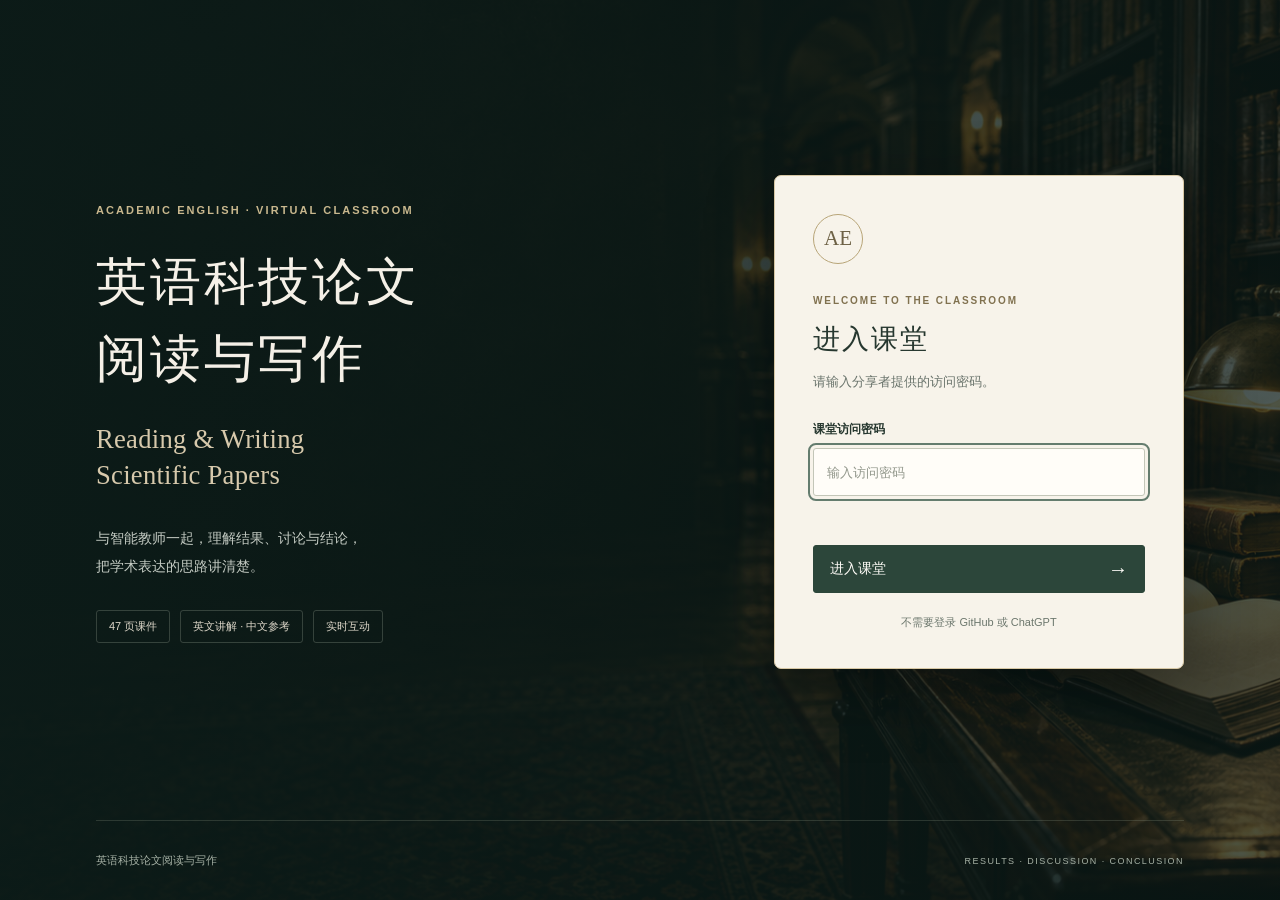
<file: index.html>
<!doctype html>
<html lang="zh-CN">
<head>
  <meta charset="utf-8">
  <meta name="viewport" content="width=device-width, initial-scale=1">
  <meta name="description" content="英语科技论文阅读与写作：输入课堂访问密码，进入智能教师课堂。无需登录 GitHub 或 ChatGPT。">
  <title>英语科技论文阅读与写作</title>
  <link rel="stylesheet" href="access.css">
  <script src="access.js" defer></script>
</head>
<body>
  <main class="entry">
    <section class="invitation" aria-label="课程介绍">
      <p class="eyebrow">ACADEMIC ENGLISH · VIRTUAL CLASSROOM</p>
      <h1>英语科技论文<br>阅读与写作<span>Reading &amp; Writing<br>Scientific Papers</span></h1>
      <p class="intro">与智能教师一起，理解结果、讨论与结论，<br>把学术表达的思路讲清楚。</p>
      <div class="course-tags"><span>47 页课件</span><span>英文讲解 · 中文参考</span><span>实时互动</span></div>
    </section>
    <section class="access-card" aria-labelledby="access-title">
      <div class="monogram" aria-hidden="true">AE</div>
      <p class="eyebrow">WELCOME TO THE CLASSROOM</p>
      <h2 id="access-title">进入课堂</h2>
      <p class="card-description">请输入分享者提供的访问密码。</p>
      <form id="accessForm">
        <label for="accessPassword">课堂访问密码</label>
        <input id="accessPassword" name="password" type="password" required maxlength="128" autocomplete="current-password" aria-describedby="accessMessage" placeholder="输入访问密码" autofocus>
        <p id="accessMessage" class="message" role="status" aria-live="polite"></p>
        <button id="accessSubmit" type="submit">进入课堂 <span aria-hidden="true">→</span></button>
      </form>
      <p class="account-note">不需要登录 GitHub 或 ChatGPT</p>
      <noscript><p class="message">请启用 JavaScript 后输入课堂密码。</p></noscript>
    </section>
  </main>
  <footer>英语科技论文阅读与写作 <span>RESULTS · DISCUSSION · CONCLUSION</span></footer>
</body>
</html>
</file>
<file: access.css>
:root { color-scheme: dark; font-family: "Segoe UI", "Microsoft YaHei", sans-serif; color: #f5f0e7; background: #172522; }
* { box-sizing: border-box; }
body { margin: 0; min-height: 100svh; background: linear-gradient(90deg, rgba(12, 28, 25, .94), rgba(12, 28, 25, .73)), url("assets/library.png") center / cover fixed; }
.entry { width: min(1160px, 100%); min-height: calc(100svh - 80px); margin: auto; padding: 72px 36px 48px; display: grid; grid-template-columns: 1.25fr 1fr; gap: 80px; align-items: center; }
.eyebrow { margin: 0 0 24px; color: #c9b88e; font-size: 11px; font-weight: 600; letter-spacing: .19em; line-height: 1.7; }
h1 { margin: 0; font-family: "Noto Serif CJK SC", "Songti SC", "SimSun", serif; font-weight: 500; font-size: clamp(36px, 4vw, 54px); line-height: 1.5; letter-spacing: .06em; }
h1 span { display: block; margin-top: 24px; font-family: Georgia, serif; font-size: .52em; line-height: 1.35; letter-spacing: .01em; color: #d7c9ac; }
.intro { margin: 30px 0; color: #c4cbc3; font-size: 14px; line-height: 2; }
.course-tags { display: flex; flex-wrap: wrap; gap: 10px; }
.course-tags span { padding: 8px 12px; border: 1px solid #73807466; border-radius: 3px; font-size: 11px; color: #ddd7c9; }
.access-card { width: 100%; max-width: 410px; margin-left: auto; padding: 38px; background: #f7f3ea; color: #26372f; border: 1px solid #d7c7a4; border-radius: 7px; box-shadow: 0 20px 70px #0005; }
.monogram { display: grid; place-items: center; width: 50px; height: 50px; margin-bottom: 28px; border: 1px solid #b8a578; border-radius: 50%; color: #6d6145; font: 21px Georgia, serif; }
.access-card .eyebrow { color: #80714f; font-size: 10px; margin-bottom: 12px; }
h2 { margin: 0; font-size: 27px; font-weight: 500; letter-spacing: .08em; }
.card-description { margin: 14px 0 28px; color: #69736b; font-size: 13px; line-height: 1.7; }
label { display: block; font-size: 12px; font-weight: 600; margin-bottom: 10px; }
input { width: 100%; min-height: 48px; padding: 11px 13px; color: #26372f; background: #fffdf8; border: 1px solid #c3c6b8; border-radius: 3px; font: 16px "Segoe UI", sans-serif; }
input::placeholder { color: #92978b; font-size: 13px; }
input:focus-visible { outline: 2px solid #647c6e; outline-offset: 3px; }
input[aria-invalid="true"] { border-color: #a03e31; }
.message { min-height: 33px; margin: 8px 0; color: #a03e31; font-size: 12px; line-height: 1.7; }
button { width: 100%; min-height: 48px; padding: 11px 16px; display: flex; justify-content: space-between; align-items: center; background: #2c463a; border: 1px solid #2c463a; border-radius: 3px; color: #fffdf8; font: 14px "Microsoft YaHei", sans-serif; cursor: pointer; }
button:hover { background: #365644; }
button:focus-visible { outline: 2px solid #647c6e; outline-offset: 3px; }
button:disabled { cursor: wait; opacity: .65; }
button span { font-size: 20px; }
.account-note { margin: 22px 0 0; text-align: center; font-size: 11px; color: #6c776d; }
footer { width: min(1088px, calc(100% - 72px)); min-height: 80px; margin: auto; display: flex; justify-content: space-between; align-items: center; gap: 20px; color: #a6b1a5; border-top: 1px solid #83907e44; font-size: 11px; }
footer span { font-size: 9px; letter-spacing: .16em; }
@media (max-width: 760px) {
  .entry { grid-template-columns: 1fr; gap: 34px; padding: 42px 24px; }
  h1 { font-size: 34px; }
  h1 span { margin-top: 12px; }
  .intro { margin: 18px 0; }
  .access-card { max-width: none; padding: 28px; }
  .monogram { margin-bottom: 22px; }
  footer { width: calc(100% - 48px); padding: 20px 0; flex-direction: column; justify-content: center; align-items: flex-start; gap: 10px; }
}
</file>
<file: style.css>
@font-face{font-family:LectureSerif;src:local('Georgia'),local('Liberation Serif')}
*{box-sizing:border-box}html,body{margin:0;height:100%;overflow:hidden}body{--gold:#c6a567;--gold-light:#e2cca0;--ink:#382a1e;--muted:#b6a58b;--border:#59432c;font-family:Arial,'Noto Sans CJK SC','Microsoft YaHei',sans-serif;color:#eee1c7;background:#170e08;display:grid;grid-template-rows:80px minmax(0,1fr)94px 66px;font-size:14px}button,input,select{font:inherit}button,select{cursor:pointer}button{border:1px solid var(--border);background:#281d17;color:var(--gold-light);border-radius:11px;padding:11px 16px;white-space:nowrap;transition:background .15s,border-color .15s}button:hover{background:#493123;border-color:#a17c48}button:disabled{opacity:.45;cursor:not-allowed}button:focus-visible,a:focus-visible,input:focus-visible,select:focus-visible{outline:2px solid #edca85;outline-offset:3px}a{color:#d6af69}input,select{color:#efe4d3;background:#241912;border:1px solid var(--border);border-radius:9px;padding:11px}input[type=checkbox]{accent-color:#b29355}.gold-button{background:linear-gradient(135deg,#b28a4c,#7d582f);color:#fff3d3;border-color:#c3a166}.wide{display:block;width:100%;margin:12px 0}.text-button{border:0;background:none;color:#c3a979}[hidden]{display:none!important}.skip,.sr-only{position:absolute;left:-9999px}.skip:focus{left:12px;top:12px;z-index:99;background:#21160d;padding:15px}
.topbar{display:flex;align-items:center;justify-content:space-between;padding:12px 24px;gap:20px;background:linear-gradient(120deg,#30251d,#48392e 58%,#1b110c);border-bottom:1px solid #705232;z-index:4}.brand{display:flex;align-items:center;gap:14px;min-width:0}.crest{width:50px;height:50px;flex-shrink:0;border-radius:14px;border:1px solid #ba955d;background:linear-gradient(130deg,#984e3d,#b99659);display:flex;align-items:center;justify-content:center;font:700 30px LectureSerif,Georgia,serif;box-shadow:0 0 20px #bb87351c}.crest span{font-size:19px;margin:9px 0 0 -2px}.brand h1{margin:0 0 3px;font:700 24px LectureSerif,Georgia,'Noto Serif CJK SC',serif;color:#e2c88f;letter-spacing:1px}.brand p{margin:0;font-size:12px;color:#b6a58b}.top-actions{display:flex;align-items:center;gap:10px}.top-actions>button{padding:12px 15px}.status{display:flex;gap:8px;align-items:center;margin-right:3px;color:#baa88e;font-size:13px;white-space:nowrap}.status i{height:9px;width:9px;border-radius:50%;background:#96826b}.status.live i{background:#67b360;box-shadow:0 0 8px #67b36099}.status.active i{background:#dfba70;box-shadow:0 0 8px #dfba7099}.status.error i{background:#cd7763}
.classroom{display:grid;grid-template-columns:9.1% 22.1% minmax(0,1fr);min-height:0;background:linear-gradient(#29190a5c,#140e0be3),url('assets/library.png') center/cover no-repeat}.slide-rail{position:relative;background:#160f09e8;overflow-y:auto;scrollbar-width:thin;scrollbar-color:#78562d transparent;border-right:1px solid #62452c;padding:10px 10px 6px}.rail-label{font-size:9px;color:#a38d6c;letter-spacing:1.7px;margin:0 0 9px}.slide-thumb{position:relative;width:100%;height:clamp(43px,5.1vh,62px);display:block;margin:0 0 10px;padding:7px 9px;text-align:left;overflow:hidden;border-radius:7px;border:1px solid #604b32;color:#f0e8d4;background:linear-gradient(90deg,#17100ce8,#2a1b1255),url('assets/library.png') right/cover;box-shadow:inset 0 0 0 2px #100a05}.slide-thumb.light{background:linear-gradient(100deg,#68573b,#b6a27b);color:#fff8e7}.slide-thumb::after{content:'';position:absolute;inset:0;background:linear-gradient(transparent,#0008);pointer-events:none}.slide-thumb strong{display:-webkit-box;-webkit-line-clamp:2;-webkit-box-orient:vertical;overflow:hidden;font:700 11px/1.15 Arial,sans-serif;max-width:95%;position:relative;z-index:1;text-shadow:0 1px 2px #000}.thumb-number{position:absolute;bottom:1px;right:6px;font-size:10px;color:#dcc99e;z-index:1}.slide-thumb.active{border:2px solid #d9bc7b;box-shadow:0 0 9px #dbb65c77;padding:6px 8px}.rail-footer{color:#7c6647;font-size:8px;letter-spacing:1px;padding:8px 0}
.teacher{position:relative;min-width:0;overflow:hidden;border-right:1px solid #705333;background:#1b1008}.teacher::before{content:'';position:absolute;inset:-10px;background:linear-gradient(#432f153a,#38280f55),url('assets/library.png') 76% center/auto 115%;filter:blur(5px);opacity:.75}.teacher-name{position:absolute;left:16px;top:16px;z-index:2;display:flex;gap:8px;align-items:center;border:1px solid #6e5035;padding:10px 14px;border-radius:24px;background:#271b10bc;color:#dec38b;font-size:12px}.teacher-name span{color:#baaa90;font-size:11px}.avatar-stage{position:absolute;inset:0;width:100%;height:100%}.avatar-stage canvas,.avatar-stage video{max-width:100%;max-height:100%}.avatar-placeholder{height:100%;padding:60px 20px;display:flex;flex-direction:column;align-items:center;justify-content:center;text-align:center;position:relative;background:linear-gradient(transparent,#19100777)}.teacher-monogram{border:1px solid #ad8b50;border-radius:50%;width:104px;height:104px;display:flex;align-items:center;justify-content:center;font:44px LectureSerif,Georgia,serif;color:#cfb47f;background:#26190e44;box-shadow:0 0 0 7px #ac814515,0 0 45px #bb8d3c1f;margin-bottom:30px}.avatar-placeholder h2{font-size:21px;color:#d7be8b;margin:0 0 12px;font-weight:500;letter-spacing:2px}.avatar-placeholder p{font-size:12px;color:#beac90;margin:0 0 22px}.avatar-placeholder small{font-size:11px;line-height:1.8;color:#a18d6b;margin-top:18px}.teacher-caption{position:absolute;bottom:0;left:0;right:0;display:flex;justify-content:space-between;gap:10px;padding:12px 15px;background:linear-gradient(transparent,#140d08e8);font-size:10px;color:#c7b38c;pointer-events:none}
.presentation-stage{min-width:0;min-height:0;position:relative;display:flex;flex-direction:column;justify-content:center;align-items:center;padding:28px 20px 16px;gap:14px}.slide-frame{position:relative;aspect-ratio:16/9;width:100%;border:6px solid #aa8d4b;border-radius:12px;padding:7px;background:#34291c;box-shadow:0 0 0 1px #e6cf8b,inset 0 0 0 2px #e7cf91,0 15px 32px #0005;flex-shrink:0;overflow:hidden}.slide-frame::after{content:'';inset:6px;position:absolute;border:1px solid #d3b77b73;border-radius:4px;pointer-events:none}.slide-canvas{width:1280px;height:720px;transform-origin:top left;position:absolute;left:7px;top:7px;overflow:hidden;background:#f0e7cb;color:#382a1e;padding:66px 72px;display:flex;flex-direction:column;--serif:LectureSerif,Georgia,'Times New Roman',serif;background-image:radial-gradient(ellipse at 50% 40%,#fffcedb3,transparent 75%),linear-gradient(110deg,#ae956c2e,transparent 20%,#bd9d6b24 90%);box-shadow:inset 0 0 42px #8f6b2c69}.slide-canvas.dark{background:linear-gradient(90deg,#120f0dc2,#17100b40),url('assets/library.png') center/cover;color:#f1e4c6;box-shadow:inset 0 0 50px #0009}.slide-canvas .kicker{font:17px var(--serif);letter-spacing:1px;text-transform:uppercase;color:#9e4430;margin:0 0 31px}.slide-canvas.dark .kicker{color:#c6a667;margin-top:60px}.slide-canvas h2{font:700 49px/1.08 var(--serif);margin:0 0 28px;max-width:1100px;letter-spacing:-.7px}.slide-canvas.dark h2{font-size:63px;max-width:900px;line-height:1.08;margin:50px 0 32px}.slide-subtitle{font:italic 29px/1.35 var(--serif);color:#d2b77a;max-width:720px;margin:0}.slide-body{flex:1;display:flex;flex-direction:column;min-height:0;font-size:25px;line-height:1.48}.slide-body p{margin:0 0 23px}.slide-columns{display:grid;grid-template-columns:1.13fr 1fr;gap:50px;align-items:start}.slide-columns.equal{grid-template-columns:1fr 1fr}.main-statement{font:700 40px/1.24 var(--serif);margin:10px 0 25px}.side-quote{background:#4a3020;color:#ecd9ad;padding:27px 32px;font:italic 28px/1.45 var(--serif);margin:10px 0}.margin-note{color:#9f4937;font:italic 23px/1.4 var(--serif)}.concept-tags{display:flex;gap:5px;margin:30px 0 24px}.concept-tags span{flex:1;text-align:center;border:1px solid #b18d4f;background:#b5965820;padding:14px 12px;font:700 19px var(--serif)}.source{color:#88775a;font-size:14px;margin-top:20px;line-height:1.4}.slide-footer{display:flex;justify-content:space-between;gap:20px;margin-top:auto;padding-top:22px;color:#8f7f61;font-size:13px}.dark .slide-footer{color:#af9d7f}.paper-preview{background:#fffdf3;box-shadow:3px 5px 15px #3c241825;padding:30px;border:1px solid #b9a476;margin-top:0;transform:rotate(1deg)}.paper-preview .journal{font:14px var(--serif);color:#826846;margin:0 0 16px;text-transform:uppercase;letter-spacing:2px}.paper-preview h3{font:700 34px/1.1 var(--serif);margin:0 0 14px}.paper-preview .authors{font-size:17px;margin-bottom:20px}.paper-preview p{font:22px/1.5 var(--serif)}.quote-evidence{font:700 36px/1.35 var(--serif);padding:24px 0;border-top:1px solid #ad8e51;border-bottom:1px solid #ad8e51;margin:8px 0 25px}.slide-canvas mark{background:#c7aa6270;color:inherit;padding:0 4px}.rows{display:flex;flex-direction:column}.row{display:grid;grid-template-columns:80px 240px 1fr;gap:15px;padding:20px 0;border-bottom:1px solid #bda97878;align-items:center}.row>strong{color:#9d4837;font:30px var(--serif)}.row>b{font:700 25px var(--serif)}.row>span{font-size:22px}.compare-label{font-size:15px;text-transform:uppercase;letter-spacing:1.5px;color:#a04733;margin:5px 0 16px}.old-claim{font:700 34px/1.35 var(--serif);color:#853e2e}.revised-claim{font:29px/1.45 var(--serif);color:#3c503c}.checklist{list-style:none;margin:0;padding:0}.checklist li{padding:15px 0;border-bottom:1px solid #bda97878;display:flex;gap:20px}.checklist li>b{color:#a27e3e;font:26px var(--serif)}.checklist small{display:block;font-size:16px;color:#8d7955;margin-top:5px}.closing-words{font:italic 39px/1.3 var(--serif);color:#d3bb86;margin:18px 0}.slide-stage-note{display:flex;justify-content:space-between;align-items:center;gap:15px;width:100%;font-size:11px;color:#b6a382;min-height:20px}.slide-stage-note button{padding:0;border:0;background:none;color:#c2aa77;font-size:11px}
.subtitle-zone{display:flex;align-items:center;justify-content:center;background:linear-gradient(#241608d9,#2d1b0cd9),url('assets/library.png') center 90%/cover;border-top:1px solid #79502c55;padding:8px 24px}.subtitle-card{position:relative;width:min(1200px,80%);min-height:70px;text-align:center;background:linear-gradient(180deg,#5a3a1dd9,#3c2511d9);border:1px dashed #b28a4d;border-radius:4px;padding:8px 24px;box-shadow:0 0 0 5px #50351b77}.subtitle-card::before,.subtitle-card::after{content:'';position:absolute;top:0;border-top:34px solid transparent;border-bottom:34px solid transparent}.subtitle-card::before{left:-13px;border-right:12px solid #62411d}.subtitle-card::after{right:-13px;border-left:12px solid #62411d}#subtitleSource{font-size:9px;letter-spacing:1px;color:#bf9f68;display:block;margin-bottom:3px}#subtitleEnglish{font:700 clamp(15px,1.18vw,22px)/1.2 LectureSerif,Georgia,serif;margin:0;color:#eddfbc;max-height:52px;overflow:auto}#subtitleChinese{font-size:12px;color:#c0aa7e;line-height:1.5;margin:4px 0 0;max-height:35px;overflow:auto}.controlbar{display:flex;gap:20px;align-items:center;padding:12px 24px;background:#1c120d;border-top:1px solid #6c4b2d;z-index:5}.play-controls{display:flex;gap:8px;flex-shrink:0}.controlbar button,.controlbar select,.language-label{border-radius:26px;color:#f0e4cf}.play-controls button{padding:12px 17px;background:#2a1d15}.play-controls .play-button{background:#8d3933;border-color:#aa5144;min-width:126px}.play-controls .play-button:hover{background:#a24d43}.progress-controls{display:flex;align-items:center;gap:20px;flex:1;min-width:125px;color:#b6a181;font-size:13px}#pageCounter{white-space:nowrap;font-variant-numeric:tabular-nums}.lecture-progress{height:3px;background:#543620;flex:1;min-width:35px;position:relative}.lecture-progress span{position:absolute;left:0;top:0;height:3px;width:0;background:#c89465;transition:width .3s}.auto-label{display:flex;gap:4px;font-size:11px;align-items:center;white-space:nowrap}.speech-controls{display:flex;align-items:center;gap:8px}.speech-controls select{font-size:12px;padding:11px 10px;max-width:112px}.language-label{font-size:12px;border:1px solid var(--border);padding:11px 14px;white-space:nowrap}.ask-form{display:flex;align-items:center;flex:0 1 395px;min-width:240px;background:#2c2018;border:1px solid #61442c;border-radius:30px;padding:5px}.ask-form #voiceButton{border:1px solid #6b4a2f;border-radius:23px;color:#d1ab69;padding:7px 12px;background:none;font-size:12px}.ask-form input{background:none;border:0;border-radius:0;min-width:30px;flex:1;width:100%;padding:6px 10px;color:#f1e4cc;font-size:13px}.ask-form input::placeholder{color:#aa9271}.ask-form .send-button{padding:0;border:0;width:38px;height:38px;flex-shrink:0;background:linear-gradient(120deg,#a0473d,#c6a564);font-size:25px}
.chat-panel{position:fixed;right:22px;bottom:83px;top:98px;width:min(420px,calc(100vw - 30px));z-index:6;border:1px solid #ad8650;border-radius:12px;background:#21170ff7;box-shadow:0 16px 70px #0009;padding:20px;display:flex;flex-direction:column;gap:12px;backdrop-filter:blur(16px)}.panel-heading,.dialog-heading{display:flex;align-items:center;justify-content:space-between;gap:20px}.panel-heading h2{margin:0;font-size:20px;color:#e0c489}.panel-heading p{font-size:11px;color:#b19b77;margin:7px 0 0}.panel-heading button,.dialog-heading>button{font-size:27px;border:0;padding:0 8px;background:none}.transcript{overflow-y:auto;flex:1;min-height:50px;scrollbar-width:thin}.chat-intro{color:#bfae92;line-height:1.8;font-size:13px}.message{margin:14px 0;background:#412d1d;padding:12px 14px;border:1px solid #67482e;border-radius:8px}.message.user{background:#33251b;margin-left:34px}.message.notice{background:transparent;border-style:dashed;color:#c2aa80}.message small{display:block;color:#c19a5d;font-size:9px;letter-spacing:.8px;margin-bottom:7px}.message p{line-height:1.6;font-size:14px;white-space:pre-wrap;overflow-wrap:anywhere;margin:0}.suggested-questions{display:flex;flex-direction:column;gap:7px}.suggested-questions button{white-space:normal;text-align:left;font-size:11px;padding:8px 10px}.chat-panel .gold-button{margin:0}.chat-panel .text-button{font-size:11px;padding:2px}dialog{width:min(610px,calc(100vw - 28px));max-height:85vh;overflow-y:auto;color:#e6d4b7;background:#251b13;border:1px solid #a17e47;box-shadow:0 20px 100px #000a;border-radius:14px;padding:28px}dialog::backdrop{background:#100b08b8;backdrop-filter:blur(6px)}dialog h2{color:#e7ce96;font-size:23px;margin:4px 0 10px}dialog h3{font-size:17px;color:#d4b77c;margin-top:24px}dialog p,dialog li{line-height:1.75;font-size:13px;color:#d2c1a6}dialog li{margin-bottom:8px}dialog label{display:block;margin:17px 0 6px;font-size:13px;color:#d7b97c}dialog input:not([type=checkbox]){display:block;width:100%;margin-top:8px}dialog .check-label{display:flex;gap:10px;align-items:flex-start;line-height:1.7;font-size:12px}dialog .check-label input{margin-top:4px}.fineprint{font-size:11px!important;color:#ad9879!important}.dialog-actions{display:flex;gap:10px;justify-content:flex-end;flex-wrap:wrap;margin:18px 0}.eyebrow{font-size:10px;letter-spacing:1.7px;color:#ae8b50}details{border-top:1px solid #69492c;padding-top:15px;margin-top:20px}summary{cursor:pointer;color:#d2b57d;font-size:12px}#connectionMessage{color:#dfb37e}#scriptContent .script-en{font-size:17px;color:#f3e4c8}#scriptContent .script-zh{font-size:13px;padding-bottom:20px;border-bottom:1px solid #70512e}#scriptContent .script-meta{color:#bc985a;font-size:11px}#replayDialog{width:min(1050px,95vw)}#replayVideo{display:block;width:100%;max-height:65vh;margin-top:15px;background:#0d0906}.replay-badge{color:#e1b66a!important}#recordDownload{display:block;margin-top:15px}#toast{position:fixed;left:50%;bottom:85px;transform:translateX(-50%) translateY(15px);background:#302217f5;color:#f1d39b;border:1px solid #b28a4c;padding:13px 20px;border-radius:9px;font-size:13px;z-index:30;max-width:min(760px,90vw);text-align:center;opacity:0;pointer-events:none;transition:opacity .2s,transform .2s}#toast.visible{opacity:1;transform:translateX(-50%)}.recording{border-color:#d57562!important;color:#ffb5a3!important}.subtitle-off .subtitle-card{visibility:hidden}
@media(min-width:1700px){.brand h1{font-size:25px}.slide-rail{padding-top:14px}.slide-thumb{height:clamp(48px,5.5vh,64px);margin-bottom:12px}}
@media(max-width:1450px){body{grid-template-rows:70px minmax(0,1fr)86px 64px}.topbar{padding:10px 18px}.brand h1{font-size:21px}.brand p{font-size:10px}.crest{width:43px;height:43px}.top-actions{gap:7px}.top-actions>button{padding:9px 12px}.controlbar{gap:12px;padding:10px 16px}.play-controls button{padding:11px 13px;font-size:12px}.play-controls .play-button{min-width:106px}.progress-controls{gap:12px;min-width:80px}.auto-label{display:none}.speech-controls{gap:6px}.language-label{display:none}.speech-controls select{font-size:11px;padding:10px}.ask-form{min-width:225px;flex-basis:310px}.presentation-stage{padding:20px 16px 12px;gap:12px}.teacher-name{font-size:11px;padding:9px 12px;left:10px}.teacher-name span{font-size:9px}.subtitle-card{width:80%}.slide-thumb{margin-bottom:8px}.rail-label{font-size:8px;letter-spacing:1px}}
@media(max-width:1050px){.classroom{grid-template-columns:105px 25% minmax(0,1fr)}.top-actions .status{display:none}.brand h1{font-size:19px}.top-actions>button{padding:8px 10px}.top-actions #recordButton{display:none}.controlbar{flex-wrap:wrap;height:auto;gap:8px;padding:8px 12px}.progress-controls{max-width:100px}.speech-controls{margin-left:auto}.ask-form{flex-basis:100%;order:4;max-height:40px}body{grid-template-rows:65px minmax(0,1fr)88px 106px}.ask-form .send-button{width:29px;height:29px}.teacher-name{display:block;border-radius:12px}.teacher-name span{display:block;margin-top:4px}.teacher-monogram{width:76px;height:76px;font-size:32px}.avatar-placeholder h2{font-size:16px}.avatar-placeholder p{font-size:10px}.avatar-placeholder button{font-size:11px;padding:10px}.avatar-placeholder small{font-size:9px}.teacher-caption{font-size:8px;padding:10px}.subtitle-card{width:90%}.presentation-stage{padding:16px 12px}.slide-stage-note>span{display:none}.slide-stage-note{justify-content:flex-end}.chat-panel{bottom:120px;top:80px}.slide-thumb{height:44px}.slide-thumb strong{font-size:9px}}
@media(max-width:680px){html,body{overflow:auto;min-height:100%;height:auto}body{display:block}.topbar{height:68px;padding:10px 12px;gap:8px}.brand{gap:9px}.crest{width:35px;height:35px;font-size:23px;border-radius:10px}.brand h1{font-size:16px;letter-spacing:0}.brand p{font-size:8px}.top-actions{gap:5px}.top-actions>button{font-size:11px;padding:8px}.top-actions #helpButton,.top-actions #fullscreenButton{display:none}.classroom{display:grid;grid-template-columns:30% minmax(0,1fr);grid-template-rows:44px 340px;min-height:384px}.slide-rail{grid-column:1/-1;grid-row:1;padding:4px 8px;overflow-x:auto;overflow-y:hidden;border-right:0;border-bottom:1px solid #5e442a}.rail-label,.rail-footer{display:none}#thumbnails{display:flex;gap:6px;min-width:max-content}.slide-thumb{display:inline-block;width:92px;height:33px;margin:0;padding:4px 6px}.slide-thumb.active{padding:3px 5px}.slide-thumb strong{font-size:8px}.teacher{grid-row:2;grid-column:1}.presentation-stage{grid-row:2;grid-column:2;padding:14px 9px}.teacher-name{top:8px;left:6px;padding:6px 9px}.teacher-name span{font-size:7px}.teacher-caption{display:block;font-size:7px}.teacher-caption span{display:block}.avatar-placeholder{padding:45px 8px}.teacher-monogram{width:48px;height:48px;font-size:22px;margin-bottom:16px}.avatar-placeholder h2{font-size:12px;letter-spacing:0}.avatar-placeholder p{font-size:8px;line-height:1.7}.avatar-placeholder button{font-size:9px;padding:8px}.avatar-placeholder small{font-size:7px}.slide-frame{border-width:3px;border-radius:6px}.slide-stage-note button{font-size:9px}.subtitle-zone{min-height:94px;padding:10px 15px}.subtitle-card{width:92%;padding:8px 10px}#subtitleEnglish{font-size:15px;max-height:none}#subtitleChinese{font-size:11px;max-height:none}.controlbar{position:sticky;bottom:0;min-height:100px;display:flex;padding:8px;gap:7px}.play-controls{gap:5px}.play-controls button{font-size:10px;padding:9px}.play-controls .play-button{min-width:94px}.progress-controls{font-size:10px;min-width:37px;max-width:45px;margin-left:auto}.lecture-progress{display:none}.speech-controls{display:none}.ask-form{min-width:100%;height:38px}.chat-panel{top:80px;bottom:120px;right:12px}}
@media(prefers-reduced-motion:reduce){*{scroll-behavior:auto!important;transition:none!important}}
.slide-canvas.interaction-slide .kicker{margin-top:0;margin-bottom:20px}
.slide-canvas.interaction-slide h2{margin:8px 0 24px;font-size:57px}
.interaction-slide .side-quote{margin:5px 0 16px;padding:18px 28px;font-size:27px}
.interaction-slide .closing-words{font-size:30px;line-height:1.3;margin:0 0 12px}
#connectionMessage{white-space:pre-wrap;overflow-wrap:anywhere}
#connectionMessage:not(:empty){padding:12px 14px;border-left:3px solid #b48b51;background:#34251a;border-radius:4px}
#connectionReport{display:block;width:100%;min-height:180px;resize:vertical;background:#18120e;color:#e9d7b5;border:1px solid #705033;border-radius:7px;padding:12px;font:12px/1.65 ui-monospace,monospace;white-space:pre-wrap;overflow-wrap:anywhere}
.diagnostics-actions{justify-content:flex-start;margin-bottom:8px}
#connectionCheckStatus{color:#ddc18b;overflow-wrap:anywhere}
/* Preserve the supplied 4:3 PPT pages without rebuilding their typography. */
.slide-frame{aspect-ratio:4/3}
.slide-canvas.imported-slide{padding:0;background:#fff;box-shadow:none;display:block}
.imported-slide>img{display:block;width:100%;height:100%;object-fit:contain}
.slide-load-error{position:absolute;inset:20%;padding:30px;background:#fff5df;color:#4b2318;font:28px/1.6 Arial,sans-serif}
.slide-thumb.source-thumb,.slide-thumb.source-thumb.active{height:auto;aspect-ratio:4/3;padding:0;background:#fff;box-shadow:none}
.source-thumb img{display:block;width:100%;height:100%;object-fit:contain}
.source-thumb::after{display:none}
.source-thumb .thumb-number{right:2px;bottom:2px;background:#2d211be8;color:#f5d69a;border-radius:3px;padding:2px 5px;font-size:11px}
.source-thumb.active{outline:1px solid #e0ba72;outline-offset:2px}
.slide-note-actions{display:flex;gap:18px;flex-shrink:0}
#zoomDialog{width:min(1400px,96vw);max-height:94vh;padding:18px}
#zoomDialog .dialog-heading{position:sticky;top:-18px;background:#251b13;padding:12px 0;z-index:1}
#zoomDialog h2{font-size:18px}
#zoomImage{display:block;width:100%;height:auto;background:#fff}
@media(max-width:680px){.slide-thumb.source-thumb{width:44px;height:33px;flex-shrink:0}.source-thumb .thumb-number{font-size:8px;padding:1px 3px}.slide-note-actions{gap:10px}}
/* Give the teaching pair the vertical space, with the PPT beside the avatar. */
.slide-stage-note{max-width:100%;flex-shrink:0}
.slide-stage-note>span{min-width:0;overflow:hidden;text-overflow:ellipsis;white-space:nowrap}
@media(min-width:681px){
  .presentation-stage{align-items:flex-start;padding:6px 12px 4px 8px;gap:6px}
  .slide-frame{border-width:4px;padding:3px;border-radius:8px}
  .slide-canvas{left:3px;top:3px}
  .slide-frame::after{inset:2px}
}
@media(min-width:1051px){
  body{grid-template-rows:60px minmax(0,1fr)76px 60px}
  .topbar{padding:7px 18px}
  .crest{width:40px;height:40px}
  .brand h1{font-size:21px}
  .brand p{font-size:10px}
  .top-actions>button{padding:9px 12px}
  .subtitle-zone{padding:6px 24px}
  .subtitle-card{width:min(1300px,88%);min-height:60px;padding:6px 20px}
  .subtitle-card::before,.subtitle-card::after{border-top-width:29px;border-bottom-width:29px}
  .controlbar{padding:8px 16px}
}
</file>
